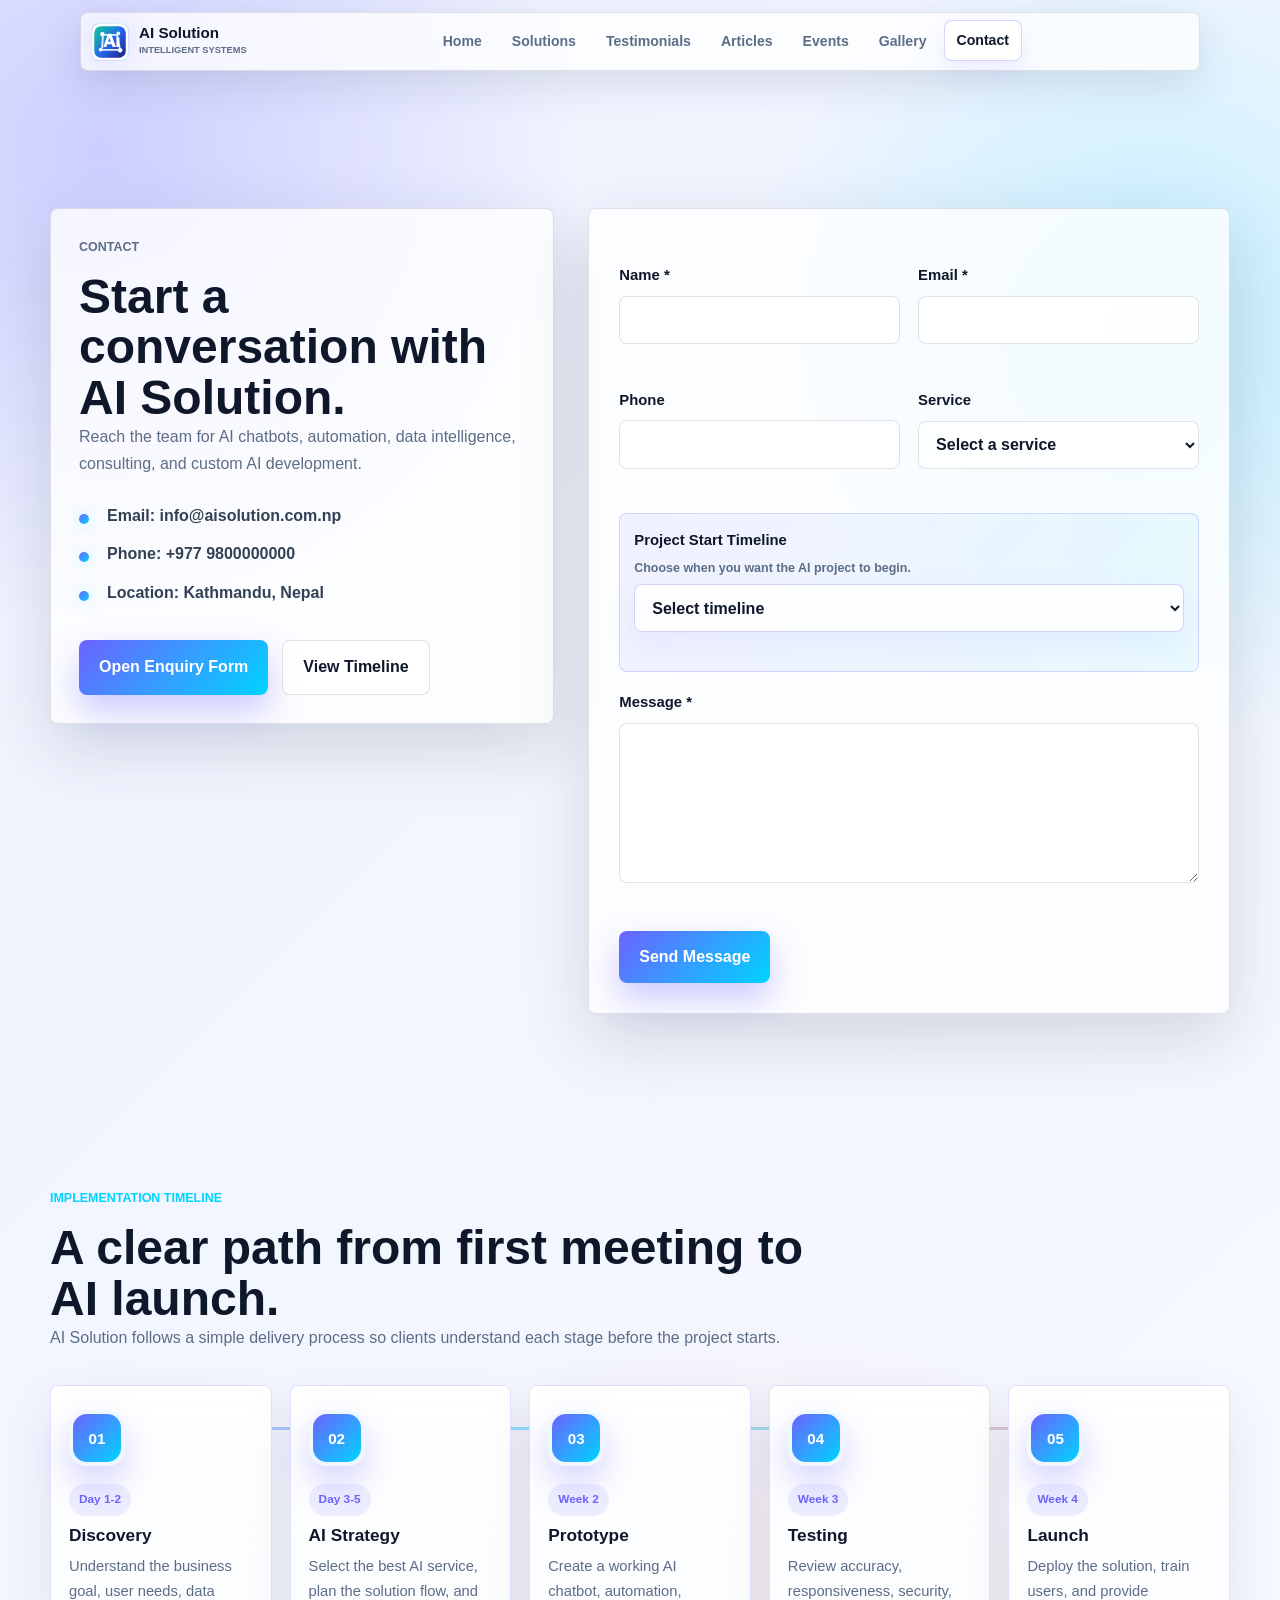
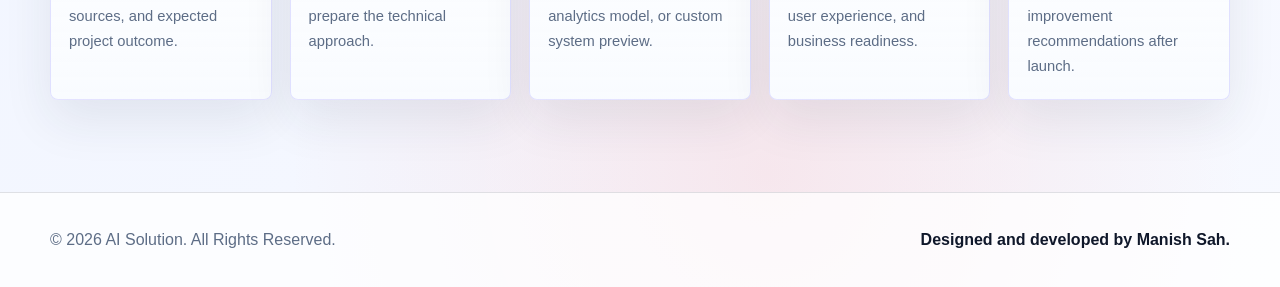
<file: contact.html>
<!DOCTYPE html>
<html lang="en">
<head>
  <meta charset="UTF-8">
  <meta name="viewport" content="width=device-width, initial-scale=1.0">
  <meta name="description" content="Contact AI Solution for AI chatbots, machine learning, automation, analytics, and custom AI development.">
  <title>Contact | AI Solution</title>
  <link rel="stylesheet" href="styles.css?v=20260612-timeline">
  <link rel="icon" type="image/svg+xml" href="assets/ai-solution-logo.svg">
</head>
<body class="content-page">
  <header class="site-header" data-header>
    <a class="brand" href="index.html" aria-label="AI Solution home">
      <span class="brand-mark">
        <img class="brand-logo" src="assets/ai-solution-logo.svg" alt="" aria-hidden="true">
      </span>
      <span>
        <strong>AI Solution</strong>
        <small>INTELLIGENT SYSTEMS</small>
      </span>
    </a>

    <button class="menu-toggle" type="button" aria-label="Open navigation" aria-expanded="false" data-menu-toggle>
      <span></span>
      <span></span>
      <span></span>
    </button>

    <nav class="site-nav" aria-label="Primary navigation" data-nav data-button-nav data-active-page="contact"></nav>
  </header>

  <main class="page-main">
    <section class="section section-white" id="contact" aria-labelledby="contact-title">
      <div class="container contact-layout">
        <div class="glass-card contact-intro">
          <p class="eyebrow">Contact</p>
          <h1 id="contact-title">Start a conversation with AI Solution.</h1>
          <p>Reach the team for AI chatbots, automation, data intelligence, consulting, and custom AI development.</p>
          <ul class="contact-points" aria-label="Contact details">
            <li>Email: info@aisolution.com.np</li>
            <li>Phone: +977 9800000000</li>
            <li>Location: Kathmandu, Nepal</li>
          </ul>
          <div class="hero-actions">
            <a class="btn btn-primary" href="enquiry.html">Open Enquiry Form</a>
            <a class="btn btn-secondary" href="#timeline">View Timeline</a>
          </div>
        </div>

        <form class="contact-form" id="enquiryForm" action="submit-enquiry.php" method="post" novalidate>
          <p class="form-status" aria-live="polite"></p>
          <label class="honeypot" aria-hidden="true">
            <span>Website</span>
            <input type="text" name="website" tabindex="-1" autocomplete="off">
          </label>
          <div class="form-grid">
            <label>
              <span>Name *</span>
              <input type="text" name="name" autocomplete="name" required>
              <small class="field-error"></small>
            </label>
            <label>
              <span>Email *</span>
              <input type="email" name="email" autocomplete="email" required>
              <small class="field-error"></small>
            </label>
            <label>
              <span>Phone</span>
              <input type="tel" name="phone" autocomplete="tel">
              <small class="field-error"></small>
            </label>
            <label>
              <span>Service</span>
              <select name="service">
                <option value="">Select a service</option>
                <option>AI Chatbots</option>
                <option>Machine Learning Solutions</option>
                <option>Predictive Analytics</option>
                <option>AI Automation</option>
                <option>Data Intelligence</option>
                <option>AI Consulting</option>
                <option>Custom AI Development</option>
              </select>
              <small class="field-error"></small>
            </label>
            <label class="timeline-field" id="project-timeline">
              <span>Project Start Timeline</span>
              <small class="field-hint">Choose when you want the AI project to begin.</small>
              <select name="timeline">
                <option value="">Select timeline</option>
                <option>Immediately</option>
                <option>Within 1 month</option>
                <option>Within 3 months</option>
                <option>Planning stage</option>
              </select>
              <small class="field-error"></small>
            </label>
            <label class="full-span">
              <span>Message *</span>
              <textarea name="message" rows="5" required></textarea>
              <small class="field-error"></small>
            </label>
          </div>
          <div class="form-actions">
            <button class="btn btn-primary" type="submit">Send Message</button>
          </div>
        </form>
      </div>
    </section>

    <section class="section section-white project-timeline" id="timeline" aria-labelledby="timeline-title">
      <div class="container">
        <div class="section-heading">
          <p class="eyebrow">Implementation Timeline</p>
          <h2 id="timeline-title">A clear path from first meeting to AI launch.</h2>
          <p>AI Solution follows a simple delivery process so clients understand each stage before the project starts.</p>
        </div>

        <div class="timeline-grid" aria-label="AI Solution project timeline">
          <article class="timeline-card">
            <span class="timeline-number">01</span>
            <small>Day 1-2</small>
            <h3>Discovery</h3>
            <p>Understand the business goal, user needs, data sources, and expected project outcome.</p>
          </article>
          <article class="timeline-card">
            <span class="timeline-number">02</span>
            <small>Day 3-5</small>
            <h3>AI Strategy</h3>
            <p>Select the best AI service, plan the solution flow, and prepare the technical approach.</p>
          </article>
          <article class="timeline-card">
            <span class="timeline-number">03</span>
            <small>Week 2</small>
            <h3>Prototype</h3>
            <p>Create a working AI chatbot, automation, analytics model, or custom system preview.</p>
          </article>
          <article class="timeline-card">
            <span class="timeline-number">04</span>
            <small>Week 3</small>
            <h3>Testing</h3>
            <p>Review accuracy, responsiveness, security, user experience, and business readiness.</p>
          </article>
          <article class="timeline-card">
            <span class="timeline-number">05</span>
            <small>Week 4</small>
            <h3>Launch</h3>
            <p>Deploy the solution, train users, and provide improvement recommendations after launch.</p>
          </article>
        </div>
      </div>
    </section>
  </main>

  <footer class="site-footer">
    <div class="container footer-inner">
      <p>&copy; 2026 AI Solution. All Rights Reserved.</p>
      <p class="footer-credit">Designed and developed by Manish Sah.</p>
    </div>
  </footer>

  <script src="navigation-buttons.js?v=20260612"></script>
  <script src="script.js?v=20260612"></script>
</body>
</html>
</file>
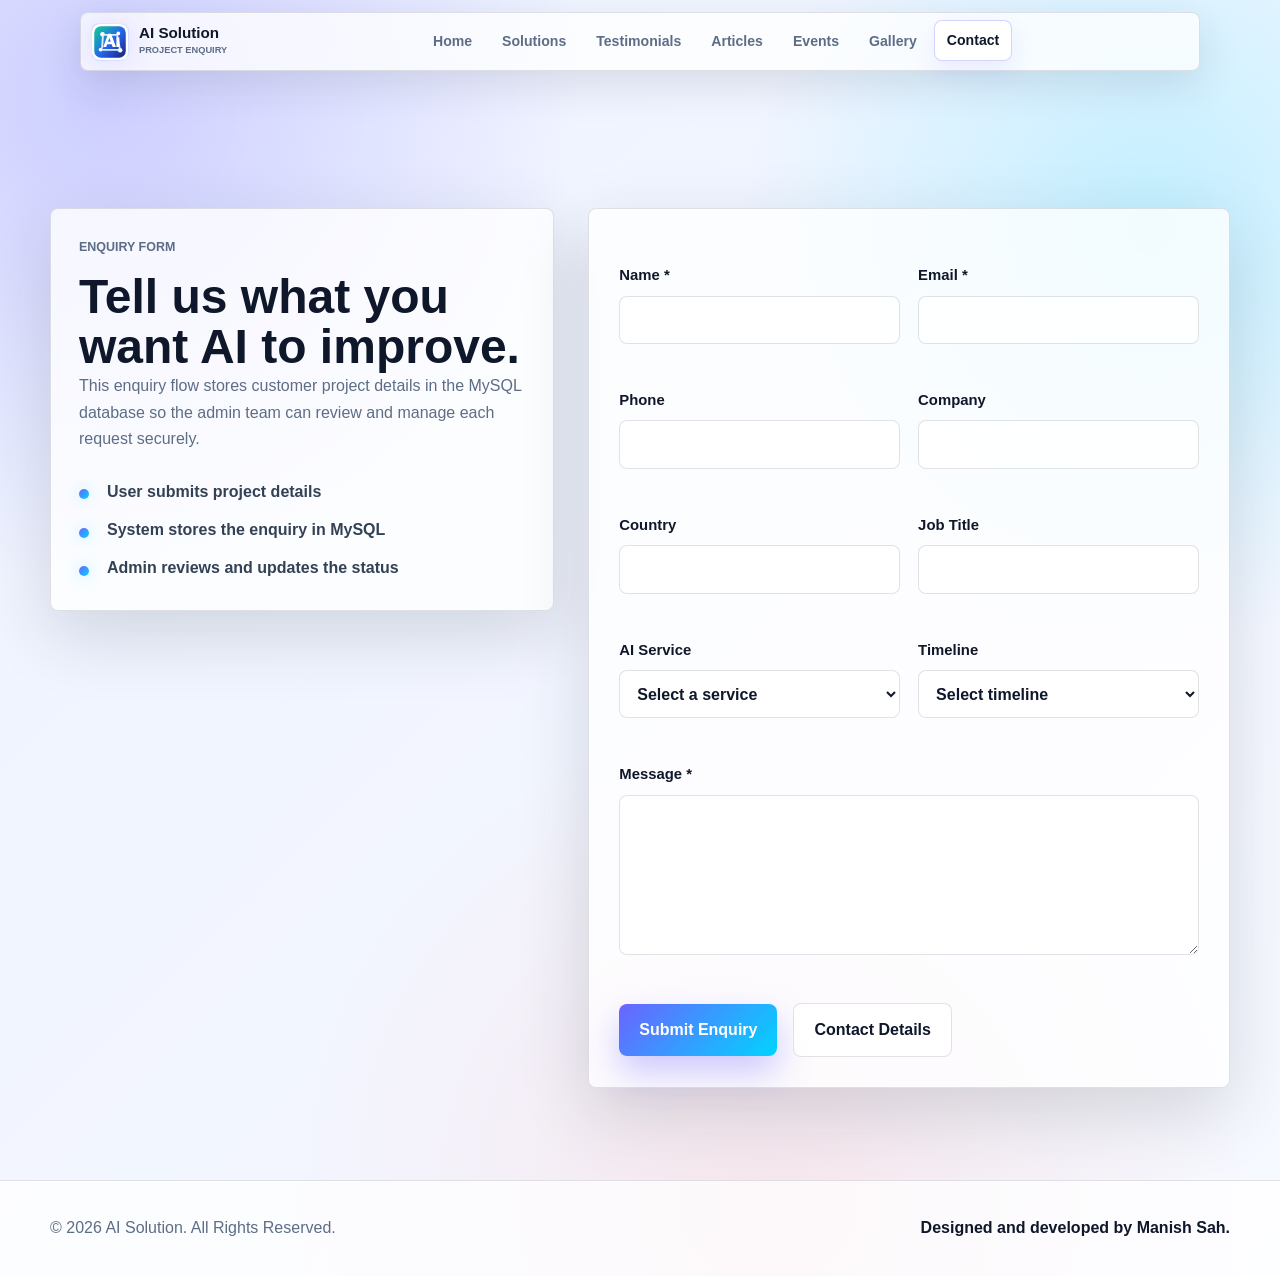
<file: enquiry.html>
<!DOCTYPE html>
<html lang="en">
<head>
  <meta charset="UTF-8">
  <meta name="viewport" content="width=device-width, initial-scale=1.0">
  <meta name="description" content="AI Solution enquiry form for customer project requests stored securely in the admin management system.">
  <title>Enquiry Form | AI Solution</title>
  <link rel="stylesheet" href="styles.css">
  <link rel="icon" type="image/svg+xml" href="assets/ai-solution-logo.svg">
</head>
<body class="content-page">
  <header class="site-header" data-header>
    <a class="brand" href="index.html" aria-label="AI Solution home">
      <span class="brand-mark">
        <img class="brand-logo" src="assets/ai-solution-logo.svg" alt="" aria-hidden="true">
      </span>
      <span>
        <strong>AI Solution</strong>
        <small>PROJECT ENQUIRY</small>
      </span>
    </a>

    <button class="menu-toggle" type="button" aria-label="Open navigation" aria-expanded="false" data-menu-toggle>
      <span></span>
      <span></span>
      <span></span>
    </button>

    <nav class="site-nav" aria-label="Primary navigation" data-nav data-button-nav data-active-page="contact"></nav>
  </header>

  <main class="page-main">
    <section class="section section-white" id="contact" aria-labelledby="enquiry-title">
      <div class="container contact-layout">
        <div class="glass-card contact-intro">
          <p class="eyebrow">Enquiry form</p>
          <h1 id="enquiry-title">Tell us what you want AI to improve.</h1>
          <p>This enquiry flow stores customer project details in the MySQL database so the admin team can review and manage each request securely.</p>
          <ul class="contact-points" aria-label="Frontend enquiry flow">
            <li>User submits project details</li>
            <li>System stores the enquiry in MySQL</li>
            <li>Admin reviews and updates the status</li>
          </ul>
        </div>

        <form class="contact-form" id="enquiryForm" action="submit-enquiry.php" method="post" novalidate>
          <p class="form-status" aria-live="polite"></p>
          <label class="honeypot" aria-hidden="true">
            <span>Website</span>
            <input type="text" name="website" tabindex="-1" autocomplete="off">
          </label>
          <div class="form-grid">
            <label>
              <span>Name *</span>
              <input type="text" name="name" autocomplete="name" required>
              <small class="field-error"></small>
            </label>
            <label>
              <span>Email *</span>
              <input type="email" name="email" autocomplete="email" required>
              <small class="field-error"></small>
            </label>
            <label>
              <span>Phone</span>
              <input type="tel" name="phone" autocomplete="tel">
              <small class="field-error"></small>
            </label>
            <label>
              <span>Company</span>
              <input type="text" name="company" autocomplete="organization">
              <small class="field-error"></small>
            </label>
            <label>
              <span>Country</span>
              <input type="text" name="country" autocomplete="country-name">
              <small class="field-error"></small>
            </label>
            <label>
              <span>Job Title</span>
              <input type="text" name="job_title" autocomplete="organization-title">
              <small class="field-error"></small>
            </label>
            <label>
              <span>AI Service</span>
              <select name="service">
                <option value="">Select a service</option>
                <option>AI Chatbots</option>
                <option>Machine Learning Solutions</option>
                <option>Predictive Analytics</option>
                <option>AI Automation</option>
                <option>Data Intelligence</option>
                <option>AI Consulting</option>
                <option>Custom AI Development</option>
              </select>
              <small class="field-error"></small>
            </label>
            <label>
              <span>Timeline</span>
              <select name="timeline">
                <option value="">Select timeline</option>
                <option>Immediately</option>
                <option>Within 1 month</option>
                <option>Within 3 months</option>
                <option>Planning stage</option>
              </select>
              <small class="field-error"></small>
            </label>
            <label class="full-span">
              <span>Message *</span>
              <textarea name="message" rows="5" required></textarea>
              <small class="field-error"></small>
            </label>
          </div>
          <div class="form-actions">
            <button class="btn btn-primary" type="submit">Submit Enquiry</button>
            <a class="btn btn-secondary" href="contact.html">Contact Details</a>
          </div>
        </form>
      </div>
    </section>
  </main>

  <footer class="site-footer">
    <div class="container footer-inner">
      <p>&copy; 2026 AI Solution. All Rights Reserved.</p>
      <p class="footer-credit">Designed and developed by Manish Sah.</p>
    </div>
  </footer>

  <script src="navigation-buttons.js?v=20260606"></script>
  <script src="script.js?v=20260606"></script>
</body>
</html>
</file>
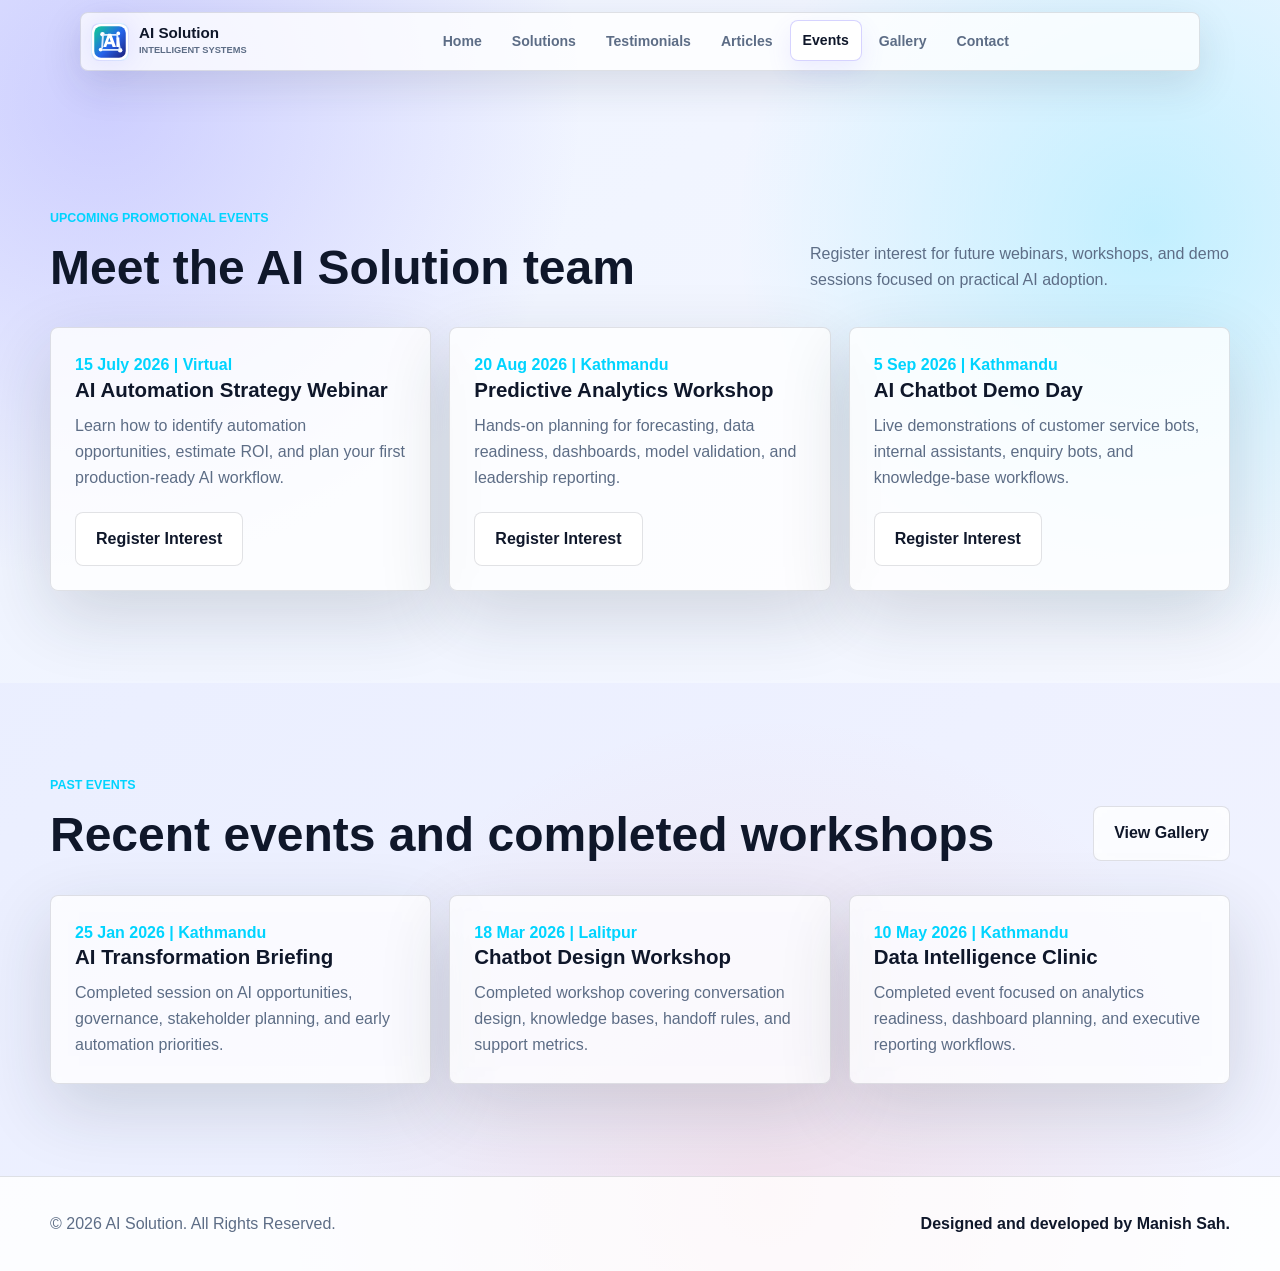
<file: events.html>
<!DOCTYPE html>
<html lang="en">
<head>
  <meta charset="UTF-8">
  <meta name="viewport" content="width=device-width, initial-scale=1.0">
  <meta name="description" content="Register for AI Solution events, webinars, workshops, demo days, and AI consulting sessions.">
  <title>Events | AI Solution</title>
  <link rel="stylesheet" href="styles.css">
  <link rel="icon" type="image/svg+xml" href="assets/ai-solution-logo.svg">
</head>
<body class="content-page">
  <header class="site-header" data-header>
    <a class="brand" href="index.html" aria-label="AI Solution home">
      <span class="brand-mark">
        <img class="brand-logo" src="assets/ai-solution-logo.svg" alt="" aria-hidden="true">
      </span>
      <span>
        <strong>AI Solution</strong>
        <small>INTELLIGENT SYSTEMS</small>
      </span>
    </a>

    <button class="menu-toggle" type="button" aria-label="Open navigation" aria-expanded="false" data-menu-toggle>
      <span></span>
      <span></span>
      <span></span>
    </button>

    <nav class="site-nav" aria-label="Primary navigation" data-nav data-button-nav data-active-page="events"></nav>
  </header>

  <main class="page-main">
    <section class="section section-white" aria-labelledby="events-title">
      <div class="container">
        <div class="section-heading split-heading">
          <div>
            <p class="eyebrow">Upcoming promotional events</p>
            <h1 id="events-title">Meet the AI Solution team</h1>
          </div>
          <p>Register interest for future webinars, workshops, and demo sessions focused on practical AI adoption.</p>
        </div>
        <div class="event-list">
          <article class="event-item">
            <time datetime="2026-07-15">15 July 2026 | Virtual</time>
            <h3>AI Automation Strategy Webinar</h3>
            <p>Learn how to identify automation opportunities, estimate ROI, and plan your first production-ready AI workflow.</p>
            <button class="btn btn-light" type="button" data-service="AI Automation Strategy Webinar">Register Interest</button>
          </article>
          <article class="event-item">
            <time datetime="2026-08-20">20 Aug 2026 | Kathmandu</time>
            <h3>Predictive Analytics Workshop</h3>
            <p>Hands-on planning for forecasting, data readiness, dashboards, model validation, and leadership reporting.</p>
            <button class="btn btn-light" type="button" data-service="Predictive Analytics Workshop">Register Interest</button>
          </article>
          <article class="event-item">
            <time datetime="2026-09-05">5 Sep 2026 | Kathmandu</time>
            <h3>AI Chatbot Demo Day</h3>
            <p>Live demonstrations of customer service bots, internal assistants, enquiry bots, and knowledge-base workflows.</p>
            <button class="btn btn-light" type="button" data-service="AI Chatbot Demo Day">Register Interest</button>
          </article>
        </div>
      </div>
    </section>

    <section class="section section-tint" aria-labelledby="past-events-title">
      <div class="container">
        <div class="section-heading split-heading">
          <div>
            <p class="eyebrow">Past events</p>
            <h2 id="past-events-title">Recent events and completed workshops</h2>
          </div>
          <a class="btn btn-secondary" href="gallery.html">View Gallery</a>
        </div>
        <div class="event-list">
          <article class="event-item">
            <time datetime="2026-01-25">25 Jan 2026 | Kathmandu</time>
            <h3>AI Transformation Briefing</h3>
            <p>Completed session on AI opportunities, governance, stakeholder planning, and early automation priorities.</p>
          </article>
          <article class="event-item">
            <time datetime="2026-03-18">18 Mar 2026 | Lalitpur</time>
            <h3>Chatbot Design Workshop</h3>
            <p>Completed workshop covering conversation design, knowledge bases, handoff rules, and support metrics.</p>
          </article>
          <article class="event-item">
            <time datetime="2026-05-10">10 May 2026 | Kathmandu</time>
            <h3>Data Intelligence Clinic</h3>
            <p>Completed event focused on analytics readiness, dashboard planning, and executive reporting workflows.</p>
          </article>
        </div>
      </div>
    </section>
  </main>

  <footer class="site-footer">
    <div class="container footer-inner">
      <p>&copy; 2026 AI Solution. All Rights Reserved.</p>
      <p class="footer-credit">Designed and developed by Manish Sah.</p>
    </div>
  </footer>

  <script src="navigation-buttons.js?v=20260606"></script>
  <script src="script.js?v=20260606"></script>
</body>
</html>
</file>
<file: styles.css>
:root {
  color-scheme: light;
  --bg: #f7f9ff;
  --bg-deep: #eef3ff;
  --surface: rgba(255, 255, 255, 0.78);
  --surface-strong: rgba(255, 255, 255, 0.94);
  --surface-soft: rgba(15, 23, 42, 0.05);
  --text: #334155;
  --text-strong: #0f172a;
  --muted: #5d6d86;
  --line: rgba(15, 23, 42, 0.12);
  --primary: #6c63ff;
  --secondary: #00d4ff;
  --accent: #ff6b6b;
  --success: #38f2a0;
  --warning: #fbbf24;
  --shadow: 0 24px 70px rgba(30, 41, 59, 0.16);
  --glow: 0 0 30px rgba(108, 99, 255, 0.16);
  --radius: 8px;
  --max: 1180px;
}

body.light-mode {
  color-scheme: light;
  --bg: #f7f9ff;
  --bg-deep: #eef3ff;
  --surface: rgba(255, 255, 255, 0.78);
  --surface-strong: rgba(255, 255, 255, 0.94);
  --surface-soft: rgba(15, 23, 42, 0.05);
  --text: #334155;
  --text-strong: #0f172a;
  --muted: #5d6d86;
  --line: rgba(15, 23, 42, 0.12);
  --shadow: 0 24px 70px rgba(30, 41, 59, 0.16);
  --glow: 0 0 30px rgba(108, 99, 255, 0.16);
}

* {
  box-sizing: border-box;
}

html {
  scroll-behavior: smooth;
}

body {
  min-height: 100vh;
  margin: 0;
  color: var(--text);
  font-family: Inter, "Segoe UI", Arial, sans-serif;
  line-height: 1.65;
  background:
    radial-gradient(circle at 8% 8%, rgba(108, 99, 255, 0.26), transparent 30rem),
    radial-gradient(circle at 90% 18%, rgba(0, 212, 255, 0.2), transparent 26rem),
    radial-gradient(circle at 60% 94%, rgba(255, 107, 107, 0.12), transparent 30rem),
    linear-gradient(135deg, var(--bg-deep), var(--bg));
  overflow-x: hidden;
  animation: pageEnter 520ms ease both;
}

.loading-screen {
  position: fixed;
  z-index: 999;
  inset: 0;
  display: grid;
  place-items: center;
  color: var(--text-strong);
  background:
    radial-gradient(circle at 50% 45%, rgba(108, 99, 255, 0.16), transparent 22rem),
    linear-gradient(135deg, #eef3ff, #ffffff);
  transition: opacity 380ms ease, visibility 380ms ease;
}

.loading-screen.is-hidden {
  visibility: hidden;
  opacity: 0;
}

.loader-core {
  display: grid;
  width: 92px;
  height: 92px;
  place-items: center;
  border: 1px solid rgba(15, 23, 42, 0.12);
  border-radius: 50%;
  background: rgba(255, 255, 255, 0.72);
  box-shadow: var(--glow);
}

.loader-core::before {
  width: 56px;
  height: 56px;
  content: "";
  border: 3px solid rgba(15, 23, 42, 0.12);
  border-top-color: var(--secondary);
  border-radius: 50%;
  animation: loaderSpin 900ms linear infinite;
}

.scroll-progress {
  position: fixed;
  z-index: 120;
  top: 0;
  left: 0;
  width: 0;
  height: 3px;
  background: linear-gradient(90deg, var(--primary), var(--secondary), var(--accent));
  box-shadow: 0 0 18px rgba(0, 212, 255, 0.55);
}

body.menu-open {
  overflow: hidden;
}

img {
  display: block;
  max-width: 100%;
}

a {
  color: inherit;
  text-decoration: none;
}

button,
input,
select,
textarea {
  font: inherit;
}

button {
  cursor: pointer;
}

h1,
h2,
h3,
p {
  overflow-wrap: anywhere;
}

h1,
h2,
h3 {
  margin: 0;
  color: var(--text-strong);
  line-height: 1.06;
  letter-spacing: 0;
}

p {
  margin: 0;
}

.container {
  width: min(var(--max), calc(100% - 40px));
  margin: 0 auto;
}

.site-header {
  position: fixed;
  z-index: 40;
  top: 12px;
  left: 50%;
  width: min(1120px, calc(100% - 28px));
  display: flex;
  align-items: center;
  justify-content: space-between;
  gap: 16px;
  padding: 8px 10px;
  color: var(--text-strong);
  border: 1px solid var(--line);
  border-radius: var(--radius);
  background: rgba(255, 255, 255, 0.84);
  box-shadow: 0 14px 42px rgba(30, 41, 59, 0.12);
  backdrop-filter: blur(18px);
  transform: translateX(-50%);
  transition: background 180ms ease, box-shadow 180ms ease, border-color 180ms ease;
}

body.light-mode .site-header {
  background: rgba(255, 255, 255, 0.76);
}

.site-header.is-scrolled,
.site-header.is-open {
  border-color: rgba(108, 99, 255, 0.28);
  background: var(--surface-strong);
  box-shadow: 0 16px 46px rgba(30, 41, 59, 0.16);
}

.brand {
  display: inline-flex;
  align-items: center;
  gap: 10px;
  min-width: max-content;
}

.brand-mark {
  display: grid;
  width: 38px;
  height: 38px;
  place-items: center;
  overflow: hidden;
  border: 1px solid rgba(255, 255, 255, 0.22);
  border-radius: var(--radius);
  background: linear-gradient(135deg, rgba(108, 99, 255, 0.28), rgba(0, 212, 255, 0.18));
  box-shadow: var(--glow);
}

.brand-logo {
  width: 100%;
  height: 100%;
  object-fit: contain;
}

.brand strong,
.brand small {
  display: block;
}

.brand strong {
  color: var(--text-strong);
  font-size: 0.95rem;
  line-height: 1;
}

.brand small {
  margin-top: 3px;
  color: var(--muted);
  font-size: 0.58rem;
  font-weight: 800;
  letter-spacing: 0;
}

.site-nav {
  display: flex;
  flex: 1 1 auto;
  min-width: 0;
  align-items: center;
  justify-content: center;
  gap: 4px;
}

.site-nav a,
.mega-trigger {
  min-height: 40px;
  border: 1px solid transparent;
  border-radius: var(--radius);
  color: var(--muted);
  background: transparent;
  font-weight: 820;
  transition: color 180ms ease, border-color 180ms ease, background 180ms ease, box-shadow 180ms ease, transform 180ms ease;
}

.site-nav a,
.mega-trigger {
  display: inline-flex;
  align-items: center;
  justify-content: center;
  min-height: 36px;
  padding: 8px 12px;
  font-size: 0.88rem;
  white-space: nowrap;
}

.site-nav a:hover,
.site-nav a:focus-visible,
.site-nav a.is-active,
.mega-trigger:hover,
.mega-trigger:focus-visible,
.mega-trigger.is-active {
  color: var(--text-strong);
  border-color: rgba(108, 99, 255, 0.28);
  background: #ffffff;
  box-shadow: 0 10px 24px rgba(108, 99, 255, 0.11);
  transform: translateY(-1px);
  outline: none;
}

.nav-item {
  position: relative;
}

.mega-menu {
  position: absolute;
  top: calc(100% + 14px);
  left: 50%;
  display: grid;
  width: min(620px, calc(100vw - 44px));
  grid-template-columns: 0.9fr 1.1fr;
  gap: 18px;
  padding: 18px;
  border: 1px solid var(--line);
  border-radius: var(--radius);
  background: var(--surface-strong);
  box-shadow: var(--shadow);
  opacity: 0;
  pointer-events: none;
  transform: translate(-50%, 10px);
  transition: opacity 160ms ease, transform 160ms ease;
}

.nav-item:hover .mega-menu,
.nav-item:focus-within .mega-menu {
  opacity: 1;
  pointer-events: auto;
  transform: translate(-50%, 0);
}

.mega-menu strong {
  display: block;
  color: var(--text-strong);
  font-size: 1rem;
}

.mega-menu p {
  margin-top: 8px;
  color: var(--muted);
  font-size: 0.9rem;
}

.mega-links {
  display: grid;
  grid-template-columns: repeat(2, minmax(0, 1fr));
  gap: 8px;
}

.site-nav .mega-links a {
  justify-content: flex-start;
  min-height: 38px;
  padding: 9px 10px;
  border-color: var(--line);
  background: rgba(255, 255, 255, 0.05);
}

.header-actions {
  display: flex;
  align-items: center;
  gap: 8px;
}

.menu-toggle {
  display: none;
  width: 38px;
  height: 38px;
  padding: 0;
  border: 1px solid var(--line);
  border-radius: var(--radius);
  color: var(--text-strong);
  background: rgba(255, 255, 255, 0.08);
}

.menu-toggle span {
  display: block;
  width: 20px;
  height: 2px;
  margin: 5px auto;
  background: currentColor;
}

.hero {
  position: relative;
  display: grid;
  min-height: 100svh;
  overflow: hidden;
  color: var(--text);
  isolation: isolate;
}

.hero-media,
.hero-overlay,
.particle-canvas {
  position: absolute;
  inset: 0;
}

.hero-media {
  z-index: -4;
  background:
    linear-gradient(90deg, rgba(8, 17, 31, 0.92), rgba(8, 17, 31, 0.68), rgba(8, 17, 31, 0.48)),
    url("https://images.unsplash.com/photo-1620712943543-bcc4688e7485?auto=format&fit=crop&w=1800&q=80") center / cover no-repeat;
  transform: scale(1.04);
}

.hero-overlay {
  z-index: -3;
  background:
    radial-gradient(circle at 25% 25%, rgba(108, 99, 255, 0.28), transparent 22rem),
    radial-gradient(circle at 78% 22%, rgba(0, 212, 255, 0.22), transparent 24rem),
    linear-gradient(180deg, transparent 45%, var(--bg) 100%);
}

.particle-canvas {
  z-index: -2;
  width: 100%;
  height: 100%;
  opacity: 0.82;
}

.hero-grid {
  display: grid;
  grid-template-columns: minmax(0, 0.92fr) minmax(360px, 0.78fr);
  gap: 48px;
  align-items: center;
  min-height: 100svh;
  padding-top: 118px;
  padding-bottom: 74px;
}

.hero-content {
  max-width: 780px;
}

.eyebrow {
  margin: 0 0 14px;
  color: var(--secondary);
  font-size: 0.78rem;
  font-weight: 850;
  letter-spacing: 0;
  text-transform: uppercase;
}

.hero h1 {
  max-width: 840px;
  color: #ffffff;
  font-size: 4.7rem;
}

.gradient-text {
  color: transparent;
  background: linear-gradient(90deg, #ffffff, var(--secondary), var(--primary), #ffffff);
  background-size: 220% 100%;
  -webkit-background-clip: text;
  background-clip: text;
  animation: gradientShift 8s ease infinite;
}

.hero-copy {
  max-width: 700px;
  margin-top: 24px;
  color: #c9d7f2;
  font-size: 1.24rem;
}

body.light-mode .hero-copy {
  color: #dbe7ff;
}

.hero-actions {
  display: flex;
  flex-wrap: wrap;
  gap: 14px;
  margin-top: 34px;
}

.btn,
.link-button {
  display: inline-flex;
  align-items: center;
  justify-content: center;
  min-height: 46px;
  border: 0;
  border-radius: var(--radius);
  font-weight: 820;
  transition: transform 180ms ease, box-shadow 180ms ease, background 180ms ease, border-color 180ms ease;
}

.btn {
  padding: 13px 20px;
}

.btn:hover,
.link-button:hover {
  transform: translateY(-2px);
}

.btn-primary {
  color: #ffffff;
  background: linear-gradient(135deg, var(--primary), var(--secondary));
  box-shadow: 0 16px 34px rgba(108, 99, 255, 0.34);
}

.btn-primary:hover {
  box-shadow: 0 20px 48px rgba(0, 212, 255, 0.25);
}

.btn-light,
.btn-secondary {
  color: var(--text-strong);
  border: 1px solid var(--line);
  background: rgba(255, 255, 255, 0.1);
  backdrop-filter: blur(14px);
}

body.light-mode .btn-light,
body.light-mode .btn-secondary {
  color: #0f172a;
  background: rgba(255, 255, 255, 0.8);
}

.link-button {
  min-height: 0;
  padding: 0;
  color: var(--secondary);
  background: transparent;
}

.link-button::after {
  margin-left: 8px;
  content: "->";
}

.hero-trust {
  display: flex;
  flex-wrap: wrap;
  gap: 10px;
  margin-top: 28px;
  color: #dbe7ff;
  font-size: 0.92rem;
  font-weight: 740;
}

.hero-trust span {
  padding: 7px 10px;
  border: 1px solid rgba(255, 255, 255, 0.16);
  border-radius: var(--radius);
  background: rgba(255, 255, 255, 0.08);
}

.hero-visual {
  position: relative;
  perspective: 1100px;
}

.ai-dashboard {
  position: relative;
  padding: 18px;
  border: 1px solid rgba(255, 255, 255, 0.18);
  border-radius: var(--radius);
  background: linear-gradient(160deg, rgba(255, 255, 255, 0.16), rgba(255, 255, 255, 0.06));
  box-shadow: var(--shadow), var(--glow);
  backdrop-filter: blur(24px);
  transform: rotateY(-7deg) rotateX(4deg);
  animation: floatPanel 7s ease-in-out infinite;
}

.dashboard-top {
  display: flex;
  align-items: center;
  justify-content: space-between;
  gap: 14px;
  margin-bottom: 18px;
}

.dashboard-dots {
  display: flex;
  gap: 6px;
}

.dashboard-dots span {
  width: 10px;
  height: 10px;
  border-radius: 50%;
  background: var(--accent);
}

.dashboard-dots span:nth-child(2) {
  background: var(--warning);
}

.dashboard-dots span:nth-child(3) {
  background: var(--success);
}

.status-chip {
  padding: 6px 10px;
  border: 1px solid rgba(56, 242, 160, 0.36);
  border-radius: var(--radius);
  color: var(--success);
  background: rgba(56, 242, 160, 0.1);
  font-size: 0.82rem;
  font-weight: 800;
}

.dashboard-grid {
  display: grid;
  grid-template-columns: 1fr 1fr;
  gap: 12px;
}

.metric-card,
.signal-panel,
.insight-row,
.floating-orb,
.glass-card,
.service-card,
.solution-card,
.value-card,
.article-card,
.testimonial-card,
.event-item,
.stat-card,
.contact-form,
.login-form,
.table-section {
  border: 1px solid var(--line);
  border-radius: var(--radius);
  background: var(--surface);
  box-shadow: var(--shadow);
  backdrop-filter: blur(18px);
}

.metric-card {
  min-height: 112px;
  padding: 16px;
}

.metric-card span {
  display: block;
  color: var(--muted);
  font-size: 0.8rem;
  font-weight: 780;
}

.metric-card strong {
  display: block;
  margin-top: 10px;
  color: var(--text-strong);
  font-size: 2rem;
  line-height: 1;
}

.metric-card small {
  display: block;
  margin-top: 10px;
  color: var(--success);
  font-weight: 780;
}

.signal-panel {
  grid-column: 1 / -1;
  padding: 16px;
  overflow: hidden;
}

.signal-bars {
  display: grid;
  gap: 10px;
}

.signal-bars span {
  display: block;
  height: 10px;
  border-radius: 999px;
  background: linear-gradient(90deg, var(--primary), var(--secondary));
  transform-origin: left;
  animation: barPulse 3.4s ease-in-out infinite;
}

.signal-bars span:nth-child(2) {
  width: 76%;
  animation-delay: 420ms;
}

.signal-bars span:nth-child(3) {
  width: 54%;
  animation-delay: 780ms;
}

.insight-row {
  display: grid;
  grid-column: 1 / -1;
  grid-template-columns: 44px minmax(0, 1fr);
  gap: 12px;
  align-items: center;
  padding: 14px;
}

.pulse-icon,
.card-icon,
.contact-icon {
  display: grid;
  width: 44px;
  height: 44px;
  place-items: center;
  border-radius: var(--radius);
  color: #ffffff;
  background: linear-gradient(135deg, var(--primary), var(--secondary));
  box-shadow: var(--glow);
  font-weight: 900;
}

.insight-row strong {
  display: block;
  color: var(--text-strong);
}

.insight-row span {
  color: var(--muted);
  font-size: 0.9rem;
}

.floating-orb {
  position: absolute;
  right: -18px;
  bottom: -28px;
  display: grid;
  width: 118px;
  height: 118px;
  place-items: center;
  color: #ffffff;
  background:
    radial-gradient(circle at 35% 30%, rgba(255, 255, 255, 0.6), transparent 26%),
    linear-gradient(135deg, rgba(108, 99, 255, 0.86), rgba(0, 212, 255, 0.68));
  animation: orbSpin 12s linear infinite;
}

.orb-core {
  width: 42px;
  height: 42px;
  border: 2px solid rgba(255, 255, 255, 0.82);
  border-radius: 50%;
}

.section {
  position: relative;
  padding: 92px 0;
}

.section-white,
.section-tint,
.section-ink {
  background: transparent;
}

.section-tint::before,
.section-ink::before {
  position: absolute;
  inset: 0;
  z-index: -1;
  content: "";
  background: rgba(255, 255, 255, 0.03);
}

body.light-mode .section-tint::before,
body.light-mode .section-ink::before {
  background: rgba(108, 99, 255, 0.04);
}

.page-main {
  padding-top: 116px;
}

.section-heading {
  max-width: 790px;
  margin-bottom: 34px;
}

.section-heading h1,
.section-heading h2 {
  font-size: 3rem;
}

.section-heading p:not(.eyebrow),
.contact-intro p,
.table-header p {
  color: var(--muted);
}

.split-heading {
  display: flex;
  max-width: none;
  align-items: end;
  justify-content: space-between;
  gap: 28px;
}

.split-heading > p,
.split-heading > .btn {
  max-width: 420px;
  margin: 0;
}

.about-grid,
.contact-layout {
  display: grid;
  grid-template-columns: minmax(0, 0.88fr) minmax(0, 1.12fr);
  gap: 34px;
  align-items: center;
}

.about-copy {
  padding: 28px;
}

.about-copy p {
  color: var(--muted);
}

.about-list {
  display: grid;
  gap: 12px;
  padding: 0;
  margin: 24px 0 0;
  list-style: none;
}

.about-list li,
.contact-points li {
  position: relative;
  padding-left: 28px;
  color: var(--text);
  font-weight: 720;
}

.about-list li::before,
.contact-points li::before {
  position: absolute;
  top: 0.68em;
  left: 0;
  width: 10px;
  height: 10px;
  content: "";
  border-radius: 50%;
  background: linear-gradient(135deg, var(--primary), var(--secondary));
  box-shadow: 0 0 16px rgba(0, 212, 255, 0.35);
}

.neural-card {
  position: relative;
  min-height: 420px;
  overflow: hidden;
}

.neural-card img {
  width: 100%;
  height: 420px;
  object-fit: cover;
  opacity: 0.72;
}

.neural-overlay {
  position: absolute;
  inset: 0;
  background:
    radial-gradient(circle at 20% 25%, rgba(0, 212, 255, 0.36), transparent 11rem),
    radial-gradient(circle at 70% 70%, rgba(108, 99, 255, 0.36), transparent 14rem),
    linear-gradient(180deg, transparent, rgba(8, 17, 31, 0.82));
}

.neural-stats {
  position: absolute;
  right: 18px;
  bottom: 18px;
  left: 18px;
  display: grid;
  grid-template-columns: repeat(3, minmax(0, 1fr));
  gap: 12px;
}

.neural-stats div {
  padding: 14px;
  border: 1px solid var(--line);
  border-radius: var(--radius);
  background: rgba(15, 23, 42, 0.72);
  backdrop-filter: blur(18px);
}

.neural-stats strong {
  display: block;
  color: #ffffff;
  font-size: 1.45rem;
}

.neural-stats span {
  color: #c7d7f2;
  font-size: 0.82rem;
}

.logo-marquee {
  position: relative;
  overflow: hidden;
  padding: 18px 0;
  border-top: 1px solid var(--line);
  border-bottom: 1px solid var(--line);
}

.logo-track {
  display: flex;
  width: max-content;
  gap: 14px;
  animation: marquee 28s linear infinite;
}

.logo-track span,
.trust-list span {
  display: inline-flex;
  min-height: 50px;
  min-width: 150px;
  align-items: center;
  justify-content: center;
  padding: 10px 18px;
  border: 1px solid var(--line);
  border-radius: var(--radius);
  color: var(--text-strong);
  background: var(--surface);
  font-weight: 860;
}

.value-grid,
.service-grid,
.home-service-grid,
.solution-grid,
.article-grid,
.testimonial-grid,
.event-list,
.stats-grid,
.industry-grid,
.gallery-grid {
  display: grid;
  gap: 18px;
}

.value-grid {
  grid-template-columns: repeat(4, minmax(0, 1fr));
}

.service-grid,
.home-service-grid,
.solution-grid,
.article-grid,
.event-list,
.industry-grid,
.gallery-grid-expanded {
  grid-template-columns: repeat(3, minmax(0, 1fr));
}

.stats-grid,
.testimonial-grid {
  grid-template-columns: repeat(4, minmax(0, 1fr));
}

.stats-grid {
  margin-top: 18px;
}

.service-card,
.solution-card,
.value-card,
.home-service-grid article,
.article-card,
.testimonial-card,
.event-item,
.stat-card {
  position: relative;
  min-height: 100%;
  overflow: hidden;
  padding: 24px;
}

.service-card::before,
.solution-card::before,
.value-card::before,
.home-service-grid article::before,
.article-card::before,
.testimonial-card::before,
.event-item::before,
.stat-card::before,
.contact-form::before,
.table-section::before {
  position: absolute;
  inset: 0;
  content: "";
  pointer-events: none;
  background: linear-gradient(135deg, rgba(108, 99, 255, 0.18), transparent 38%, rgba(0, 212, 255, 0.09));
  opacity: 0;
  transition: opacity 180ms ease;
}

.service-card:hover::before,
.solution-card:hover::before,
.value-card:hover::before,
.home-service-grid article:hover::before,
.article-card:hover::before,
.testimonial-card:hover::before,
.event-item:hover::before,
.stat-card:hover::before {
  opacity: 1;
}

.service-card:hover,
.solution-card:hover,
.value-card:hover,
.home-service-grid article:hover,
.article-card:hover,
.testimonial-card:hover,
.event-item:hover,
.stat-card:hover {
  transform: translateY(-4px);
}

.service-card,
.solution-card,
.value-card,
.home-service-grid article,
.article-card,
.testimonial-card,
.event-item,
.stat-card {
  transition: transform 180ms ease, border-color 180ms ease, box-shadow 180ms ease;
}

.service-card:hover,
.solution-card:hover,
.value-card:hover,
.home-service-grid article:hover {
  border-color: rgba(0, 212, 255, 0.38);
  box-shadow: 0 26px 90px rgba(0, 212, 255, 0.12);
}

.card-icon {
  margin-bottom: 18px;
}

.service-card h3,
.value-card h3,
.home-service-grid h3,
.article-card h3,
.event-item h3 {
  position: relative;
  font-size: 1.28rem;
}

.service-card p,
.value-card p,
.home-service-grid p,
.article-card p,
.event-item p,
.testimonial-card blockquote {
  position: relative;
  margin-top: 12px;
  color: var(--muted);
}

.service-card .link-button {
  position: relative;
  margin-top: 18px;
}

.progress-line {
  position: relative;
  height: 7px;
  margin-top: 20px;
  overflow: hidden;
  border-radius: 999px;
  background: rgba(255, 255, 255, 0.1);
}

.progress-line span {
  display: block;
  width: var(--progress, 70%);
  height: 100%;
  border-radius: inherit;
  background: linear-gradient(90deg, var(--primary), var(--secondary));
  transform-origin: left;
}

.stat-card span {
  position: relative;
  display: block;
  color: var(--text-strong);
  font-size: 2.5rem;
  font-weight: 900;
  line-height: 1;
}

.stat-card p {
  position: relative;
  margin-top: 10px;
  color: var(--muted);
  font-weight: 760;
}

.testimonial-slider {
  position: relative;
  overflow: hidden;
}

.testimonial-slider + .stats-grid {
  margin-top: 24px;
}

.testimonial-track {
  display: flex;
  transition: transform 360ms ease;
}

.testimonial-slide {
  flex: 0 0 100%;
}

.testimonial-card {
  min-height: 250px;
}

.rating {
  position: relative;
  margin: 0 0 16px;
  color: var(--warning);
  font-size: 1.05rem;
  letter-spacing: 0;
}

.testimonial-card blockquote {
  margin: 0;
  color: var(--text-strong);
  font-size: 1.18rem;
  font-weight: 760;
}

.testimonial-author {
  position: relative;
  display: flex;
  align-items: center;
  gap: 12px;
  margin-top: 20px;
}

.testimonial-author img {
  width: 46px;
  height: 46px;
  flex: 0 0 46px;
  border: 1px solid var(--line);
  border-radius: 50%;
  object-fit: cover;
}

.testimonial-author span {
  display: block;
  color: var(--muted);
  font-size: 0.94rem;
}

.slider-controls {
  display: flex;
  gap: 8px;
  margin-top: 16px;
}

.slider-button {
  width: 42px;
  height: 42px;
  border: 1px solid var(--line);
  border-radius: var(--radius);
  color: var(--text-strong);
  background: var(--surface);
}

.slider-button[aria-pressed="true"] {
  border-color: rgba(0, 212, 255, 0.48);
  background: linear-gradient(135deg, rgba(108, 99, 255, 0.56), rgba(0, 212, 255, 0.34));
}

.article-card,
.solution-card {
  padding: 0;
}

.solution-card img,
.article-card img,
.industry-card img,
.gallery-grid img {
  width: 100%;
  object-fit: cover;
}

.solution-card img,
.article-card img {
  aspect-ratio: 1.45;
}

.card-body {
  position: relative;
  padding: 22px;
}

.industry-card,
.gallery-grid figure {
  position: relative;
  min-height: 260px;
  margin: 0;
  overflow: hidden;
  border: 1px solid var(--line);
  border-radius: var(--radius);
  background: var(--surface);
  box-shadow: var(--shadow);
}

.industry-card img,
.gallery-grid img {
  height: 100%;
  min-height: 260px;
}

.industry-card::after,
.gallery-grid figure::after {
  position: absolute;
  inset: 0;
  content: "";
  background: linear-gradient(180deg, transparent 42%, rgba(8, 17, 31, 0.86));
}

.industry-card h3,
.gallery-grid figcaption {
  position: absolute;
  z-index: 1;
  right: 18px;
  bottom: 18px;
  left: 18px;
  color: #ffffff;
  font-size: 1.24rem;
  font-weight: 850;
}

.gallery-grid {
  grid-template-columns: repeat(3, minmax(0, 1fr));
}

.event-item time {
  position: relative;
  color: var(--secondary);
  font-weight: 850;
}

.event-item .btn {
  position: relative;
  margin-top: 20px;
}

.contact-intro {
  align-self: start;
  padding: 28px;
}

.contact-intro h1,
.contact-intro h2 {
  font-size: 3rem;
}

.contact-points {
  display: grid;
  gap: 12px;
  padding: 0;
  margin: 26px 0 0;
  list-style: none;
}

.contact-methods {
  display: grid;
  gap: 12px;
  margin-top: 24px;
}

.contact-method {
  display: grid;
  grid-template-columns: 44px minmax(0, 1fr);
  gap: 12px;
  align-items: center;
  padding: 14px;
}

.contact-method strong {
  color: var(--text-strong);
}

.contact-method span {
  display: block;
  color: var(--muted);
  font-size: 0.92rem;
}

.contact-form,
.login-form {
  position: relative;
  padding: 30px;
}

.form-grid {
  display: grid;
  grid-template-columns: repeat(2, minmax(0, 1fr));
  gap: 18px;
}

label {
  position: relative;
  display: grid;
  gap: 8px;
  color: var(--text-strong);
  font-weight: 780;
}

label span,
.table-search span {
  font-size: 0.93rem;
}

input,
select,
textarea {
  width: 100%;
  border: 1px solid var(--line);
  border-radius: var(--radius);
  color: var(--text-strong);
  background: rgba(255, 255, 255, 0.07);
  outline: none;
  transition: border 160ms ease, box-shadow 160ms ease, background 160ms ease;
}

body.light-mode input,
body.light-mode select,
body.light-mode textarea {
  background: rgba(255, 255, 255, 0.86);
}

input,
select {
  min-height: 48px;
  padding: 10px 13px;
}

textarea {
  min-height: 144px;
  padding: 13px;
  resize: vertical;
}

input:focus,
select:focus,
textarea:focus {
  border-color: var(--secondary);
  box-shadow: 0 0 0 4px rgba(0, 212, 255, 0.14);
}

.full-span {
  grid-column: 1 / -1;
}

.timeline-field {
  grid-column: 1 / -1;
  gap: 7px;
  padding: 14px;
  border: 1px solid rgba(108, 99, 255, 0.22);
  border-radius: var(--radius);
  background: linear-gradient(135deg, rgba(108, 99, 255, 0.08), rgba(0, 212, 255, 0.07));
}

.timeline-field select {
  border-color: rgba(108, 99, 255, 0.28);
  background: rgba(255, 255, 255, 0.9);
  box-shadow: 0 14px 34px rgba(108, 99, 255, 0.08);
}

.field-hint {
  color: var(--muted);
  font-size: 0.78rem;
  font-weight: 700;
  line-height: 1.45;
}

.field-error {
  min-height: 18px;
  color: var(--accent);
  font-size: 0.8rem;
  font-weight: 780;
}

.is-invalid input,
.is-invalid textarea,
.is-invalid select {
  border-color: var(--accent);
  box-shadow: 0 0 0 4px rgba(255, 107, 107, 0.12);
}

.form-actions {
  position: relative;
  display: flex;
  flex-wrap: wrap;
  align-items: center;
  gap: 16px;
  margin-top: 22px;
}

.form-status {
  min-height: 24px;
  color: var(--success);
  font-weight: 800;
}

.form-status.is-error {
  color: var(--accent);
}

.project-timeline {
  padding-top: 82px;
  overflow: hidden;
}

.timeline-grid {
  position: relative;
  display: grid;
  grid-template-columns: repeat(5, minmax(0, 1fr));
  gap: 18px;
  margin-top: 34px;
}

.timeline-grid::before {
  position: absolute;
  top: 42px;
  right: 8%;
  left: 8%;
  height: 3px;
  content: "";
  border-radius: 999px;
  background: linear-gradient(90deg, var(--primary), var(--secondary), var(--accent));
  opacity: 0.42;
}

.timeline-card {
  position: relative;
  min-height: 250px;
  padding: 24px 18px 20px;
  border: 1px solid rgba(108, 99, 255, 0.18);
  border-radius: var(--radius);
  background:
    linear-gradient(180deg, rgba(255, 255, 255, 0.92), rgba(248, 251, 255, 0.84)),
    var(--surface);
  box-shadow: 0 20px 50px rgba(35, 44, 72, 0.09);
  transition: transform 180ms ease, box-shadow 180ms ease, border-color 180ms ease;
}

.timeline-card:hover {
  transform: translateY(-8px);
  border-color: rgba(0, 212, 255, 0.36);
  box-shadow: 0 26px 60px rgba(35, 44, 72, 0.14);
}

.timeline-number {
  display: grid;
  width: 56px;
  height: 56px;
  margin-bottom: 18px;
  place-items: center;
  border: 4px solid rgba(255, 255, 255, 0.92);
  border-radius: 18px;
  color: #fff;
  background: linear-gradient(135deg, var(--primary), var(--secondary));
  box-shadow: 0 16px 34px rgba(108, 99, 255, 0.28);
  font-size: 0.95rem;
  font-weight: 900;
}

.timeline-card small {
  display: inline-flex;
  margin-bottom: 10px;
  padding: 6px 10px;
  border-radius: 999px;
  color: var(--primary);
  background: rgba(108, 99, 255, 0.1);
  font-size: 0.74rem;
  font-weight: 900;
  letter-spacing: 0;
}

.timeline-card h3 {
  margin: 0 0 10px;
  color: var(--text-strong);
  font-size: 1.08rem;
}

.timeline-card p {
  margin: 0;
  color: var(--muted);
  font-size: 0.92rem;
  line-height: 1.7;
}

.site-footer {
  position: relative;
  padding: 34px 0;
  color: var(--muted);
  border-top: 1px solid var(--line);
  background: rgba(8, 17, 31, 0.86);
}

body.light-mode .site-footer {
  background: rgba(255, 255, 255, 0.72);
}

.footer-inner {
  display: flex;
  align-items: center;
  justify-content: space-between;
  gap: 18px;
}

.footer-inner p {
  margin: 0;
}

.footer-credit {
  color: var(--text-strong);
  font-weight: 800;
}

.reveal {
  opacity: 0;
  transform: translateY(24px);
  transition: opacity 560ms ease, transform 560ms ease;
}

.reveal.is-visible {
  opacity: 1;
  transform: translateY(0);
}

.admin-page {
  min-height: 100vh;
}

.admin-shell {
  min-height: 100vh;
}

.login-panel {
  display: grid;
  min-height: 100vh;
  place-items: center;
  padding: 112px 20px 32px;
}

.admin-brand {
  position: absolute;
  top: 30px;
  left: 30px;
  color: var(--text-strong);
}

.login-form {
  width: min(430px, 100%);
}

.login-form h1 {
  margin-bottom: 24px;
  font-size: 2.35rem;
}

.login-form .btn {
  width: 100%;
  margin-top: 8px;
}

.dashboard {
  display: grid;
  min-height: 100vh;
  grid-template-columns: 280px minmax(0, 1fr);
}

.dashboard[hidden] {
  display: none;
}

.dashboard-sidebar {
  position: sticky;
  top: 0;
  height: 100vh;
  padding: 28px;
  color: #ffffff;
  border-right: 1px solid var(--line);
  background: rgba(8, 17, 31, 0.88);
  backdrop-filter: blur(20px);
}

.dashboard-nav {
  display: grid;
  gap: 10px;
  margin-top: 44px;
}

.dashboard-nav a,
.dashboard-nav button {
  width: 100%;
  padding: 12px 14px;
  border: 1px solid transparent;
  border-radius: var(--radius);
  color: #dbeafe;
  background: transparent;
  text-align: left;
  font-weight: 780;
}

.dashboard-nav .is-active,
.dashboard-nav a:hover,
.dashboard-nav button:hover {
  color: #ffffff;
  border-color: rgba(255, 255, 255, 0.16);
  background: rgba(255, 255, 255, 0.1);
}

.dashboard-main {
  padding: clamp(24px, 4vw, 42px);
}

.dashboard-topbar,
.table-header {
  display: flex;
  align-items: end;
  justify-content: space-between;
  gap: 24px;
}

.dashboard-topbar h1 {
  font-size: 2.8rem;
}

.table-section {
  position: relative;
  padding: 24px;
}

.table-header {
  margin-bottom: 20px;
}

.table-header h2 {
  font-size: 1.65rem;
}

.table-search {
  width: min(340px, 100%);
}

.table-wrap {
  position: relative;
  overflow-x: auto;
}

table {
  width: 100%;
  min-width: 1120px;
  border-collapse: collapse;
}

th,
td {
  padding: 14px 12px;
  border-bottom: 1px solid var(--line);
  text-align: left;
  vertical-align: top;
}

th {
  color: var(--text-strong);
  font-size: 0.82rem;
  text-transform: uppercase;
}

td {
  color: var(--muted);
  font-size: 0.95rem;
}

.details-cell {
  max-width: 240px;
}

.action-cell {
  display: flex;
  flex-wrap: wrap;
  gap: 8px;
}

.table-button {
  min-height: 36px;
  padding: 8px 11px;
  border: 1px solid var(--line);
  border-radius: var(--radius);
  color: var(--text-strong);
  background: rgba(255, 255, 255, 0.07);
  font-weight: 780;
}

.table-button.danger {
  color: #ffffff;
  border-color: var(--accent);
  background: var(--accent);
}

.empty-state {
  margin: 20px 0 0;
  color: var(--muted);
  font-weight: 780;
}

.enquiry-dialog {
  width: min(620px, calc(100% - 32px));
  border: 1px solid var(--line);
  border-radius: var(--radius);
  color: var(--text);
  background: var(--surface-strong);
  box-shadow: var(--shadow);
}

.enquiry-dialog::backdrop {
  background: rgba(2, 6, 23, 0.65);
}

.enquiry-dialog form {
  position: relative;
  padding: 30px;
}

.dialog-close {
  position: absolute;
  top: 18px;
  right: 18px;
  width: 40px;
  height: 40px;
  border: 1px solid var(--line);
  border-radius: var(--radius);
  color: var(--text-strong);
  background: rgba(255, 255, 255, 0.08);
  font-size: 1.45rem;
  line-height: 1;
}

.enquiry-dialog h2 {
  margin-bottom: 20px;
}

.honeypot {
  position: absolute;
  left: -9999px;
  width: 1px;
  height: 1px;
  overflow: hidden;
}

.btn-danger {
  color: #ffffff;
  border-color: rgba(255, 107, 107, 0.85);
  background: linear-gradient(135deg, #ff6b6b, #f43f5e);
  box-shadow: 0 18px 38px rgba(255, 107, 107, 0.18);
}

.admin-login-shell {
  display: grid;
  min-height: 100vh;
  place-items: center;
  padding: 32px 20px;
}

.admin-login-card {
  position: relative;
  width: min(520px, 100%);
  padding: 34px;
  border: 1px solid var(--line);
  border-radius: var(--radius);
  background: rgba(255, 255, 255, 0.88);
  box-shadow: var(--shadow);
}

.admin-login-card h1 {
  margin: 8px 0 12px;
  font-size: clamp(2rem, 5vw, 3rem);
}

.admin-login-card .login-form {
  width: 100%;
  margin-top: 22px;
}

.admin-login-card .form-status {
  margin-top: 18px;
}

.admin-topbar {
  position: sticky;
  z-index: 30;
  top: 0;
  display: flex;
  align-items: center;
  justify-content: space-between;
  gap: 18px;
  padding: 14px clamp(20px, 4vw, 46px);
  border-bottom: 1px solid var(--line);
  background: rgba(255, 255, 255, 0.88);
  box-shadow: 0 14px 42px rgba(30, 41, 59, 0.1);
  backdrop-filter: blur(18px);
}

.admin-topbar .brand {
  min-width: auto;
}

.admin-nav {
  display: flex;
  flex-wrap: wrap;
  align-items: center;
  justify-content: flex-end;
  gap: 8px;
}

.admin-nav form {
  margin: 0;
}

.admin-nav .nav-button {
  min-height: 40px;
  padding: 9px 13px;
  border: 1px solid transparent;
  border-radius: var(--radius);
  color: var(--muted);
  background: transparent;
  font-weight: 820;
}

.admin-nav .nav-button:hover,
.admin-nav .nav-button.is-active {
  color: var(--text-strong);
  border-color: rgba(108, 99, 255, 0.22);
  background: rgba(255, 255, 255, 0.8);
  box-shadow: 0 10px 24px rgba(108, 99, 255, 0.08);
}

.admin-page .admin-shell:not(.admin-login-shell) {
  width: min(1280px, calc(100% - 40px));
  min-height: auto;
  margin: 0 auto;
  padding: 46px 0 70px;
}

.admin-muted {
  color: var(--muted);
}

.admin-stat-grid {
  display: grid;
  grid-template-columns: repeat(3, minmax(0, 1fr));
  gap: 18px;
  margin: 28px 0;
}

.admin-stat-grid .stat-card {
  min-height: 160px;
}

.admin-stat-grid strong {
  display: block;
  color: var(--text-strong);
  font-size: 2.8rem;
  line-height: 1;
}

.admin-stat-grid span {
  display: block;
  margin-top: 10px;
  color: var(--muted);
  font-weight: 820;
}

.admin-filter {
  align-items: end;
}

.admin-filter label {
  width: min(340px, 100%);
}

.admin-table {
  min-width: 980px;
}

.admin-table td strong,
.admin-table td span,
.admin-table td small {
  display: block;
}

.admin-table td strong {
  color: var(--text-strong);
}

.admin-table td small {
  margin-top: 8px;
  color: var(--muted);
  font-weight: 780;
}

.enquiry-table {
  min-width: 1180px;
}

.enquiry-table td:nth-child(3) {
  max-width: 320px;
}

.status-pill {
  display: inline-flex;
  align-items: center;
  min-height: 30px;
  padding: 5px 10px;
  border: 1px solid rgba(108, 99, 255, 0.18);
  border-radius: 999px;
  color: var(--primary);
  background: rgba(108, 99, 255, 0.1);
  font-size: 0.8rem;
  font-weight: 900;
}

.inline-admin-form {
  display: grid;
  gap: 8px;
  margin: 0 0 10px;
}

.inline-admin-form .btn,
.inline-admin-form select {
  width: 100%;
}

.enquiry-dialog dl {
  display: grid;
  grid-template-columns: 130px minmax(0, 1fr);
  gap: 12px 18px;
  margin: 0;
}

.enquiry-dialog dt {
  color: var(--text-strong);
  font-weight: 820;
}

.enquiry-dialog dd {
  margin: 0;
}

@keyframes pageEnter {
  from {
    opacity: 0;
  }
  to {
    opacity: 1;
  }
}

@keyframes gradientShift {
  0%,
  100% {
    background-position: 0% 50%;
  }
  50% {
    background-position: 100% 50%;
  }
}

@keyframes floatPanel {
  0%,
  100% {
    transform: rotateY(-7deg) rotateX(4deg) translateY(0);
  }
  50% {
    transform: rotateY(-4deg) rotateX(3deg) translateY(-14px);
  }
}

@keyframes barPulse {
  0%,
  100% {
    transform: scaleX(0.78);
  }
  50% {
    transform: scaleX(1);
  }
}

@keyframes orbSpin {
  to {
    transform: rotate(360deg);
  }
}

@keyframes marquee {
  to {
    transform: translateX(-50%);
  }
}

@keyframes loaderSpin {
  to {
    transform: rotate(360deg);
  }
}

@media (prefers-reduced-motion: reduce) {
  *,
  *::before,
  *::after {
    scroll-behavior: auto !important;
    animation-duration: 0.01ms !important;
    animation-iteration-count: 1 !important;
    transition-duration: 0.01ms !important;
  }
}

@media (max-width: 1120px) {
  .hero-grid {
    grid-template-columns: 1fr;
  }

  .hero-visual {
    max-width: 620px;
  }

  .value-grid,
  .stats-grid,
  .testimonial-grid {
    grid-template-columns: repeat(2, minmax(0, 1fr));
  }

  .timeline-grid {
    grid-template-columns: repeat(3, minmax(0, 1fr));
  }

  .timeline-grid::before {
    display: none;
  }

  .admin-stat-grid {
    grid-template-columns: repeat(2, minmax(0, 1fr));
  }
}

@media (max-width: 980px) {
  .site-header {
    align-items: flex-start;
    flex-wrap: wrap;
  }

  .menu-toggle {
    display: block;
  }

  .site-nav {
    display: none;
    flex: 0 0 100%;
    order: 4;
    flex-direction: column;
    align-items: stretch;
    padding-top: 10px;
  }

  .site-nav.is-open {
    display: flex;
  }

  .site-nav a,
  .mega-trigger {
    justify-content: flex-start;
    width: 100%;
  }

  .nav-item {
    width: 100%;
  }

  .mega-menu {
    position: static;
    width: 100%;
    grid-template-columns: 1fr;
    margin-top: 8px;
    opacity: 1;
    pointer-events: auto;
    transform: none;
  }

  .about-grid,
  .contact-layout {
    grid-template-columns: 1fr;
  }

  .service-grid,
  .home-service-grid,
  .solution-grid,
  .article-grid,
  .event-list,
  .industry-grid,
  .gallery-grid,
  .gallery-grid-expanded,
  .timeline-grid {
    grid-template-columns: repeat(2, minmax(0, 1fr));
  }

  .dashboard {
    grid-template-columns: 1fr;
  }

  .dashboard-sidebar {
    position: static;
    height: auto;
  }

  .admin-topbar,
  .admin-nav {
    align-items: stretch;
    flex-direction: column;
  }

  .admin-nav,
  .admin-nav .nav-button,
  .admin-nav form {
    width: 100%;
  }
}

@media (max-width: 720px) {
  .container {
    width: min(100% - 28px, var(--max));
  }

  .site-header {
    top: 10px;
    width: calc(100% - 20px);
    padding: 8px;
  }

  .brand strong {
    font-size: 0.9rem;
  }

  .brand-mark {
    width: 34px;
    height: 34px;
  }

  .brand small {
    display: none;
  }

  .hero-grid {
    gap: 30px;
    padding-top: 104px;
  }

  .hero h1 {
    font-size: 3rem;
  }

  .hero-copy {
    font-size: 1.05rem;
  }

  .ai-dashboard {
    transform: none;
  }

  .section {
    padding: 68px 0;
  }

  .section-heading h1,
  .section-heading h2,
  .contact-intro h1,
  .contact-intro h2,
  .dashboard-topbar h1 {
    font-size: 2.25rem;
  }

  .split-heading,
  .dashboard-topbar,
  .table-header,
  .footer-inner {
    align-items: stretch;
    flex-direction: column;
  }

  .value-grid,
  .service-grid,
  .home-service-grid,
  .solution-grid,
  .article-grid,
  .testimonial-grid,
  .event-list,
  .stats-grid,
  .industry-grid,
  .gallery-grid,
  .gallery-grid-expanded,
  .form-grid,
  .timeline-grid,
  .admin-stat-grid,
  .neural-stats {
    grid-template-columns: 1fr;
  }

  .full-span,
  .timeline-field {
    grid-column: auto;
  }

  .timeline-card {
    min-height: auto;
  }

  .form-actions .btn {
    width: 100%;
  }

  .dashboard-nav {
    grid-template-columns: 1fr;
  }

  .table-section {
    padding: 18px;
  }

  .admin-login-card {
    padding: 24px;
  }

  .admin-page .admin-shell:not(.admin-login-shell) {
    width: min(100% - 28px, var(--max));
    padding-top: 30px;
  }

  .enquiry-dialog dl {
    grid-template-columns: 1fr;
  }
}
</file>
